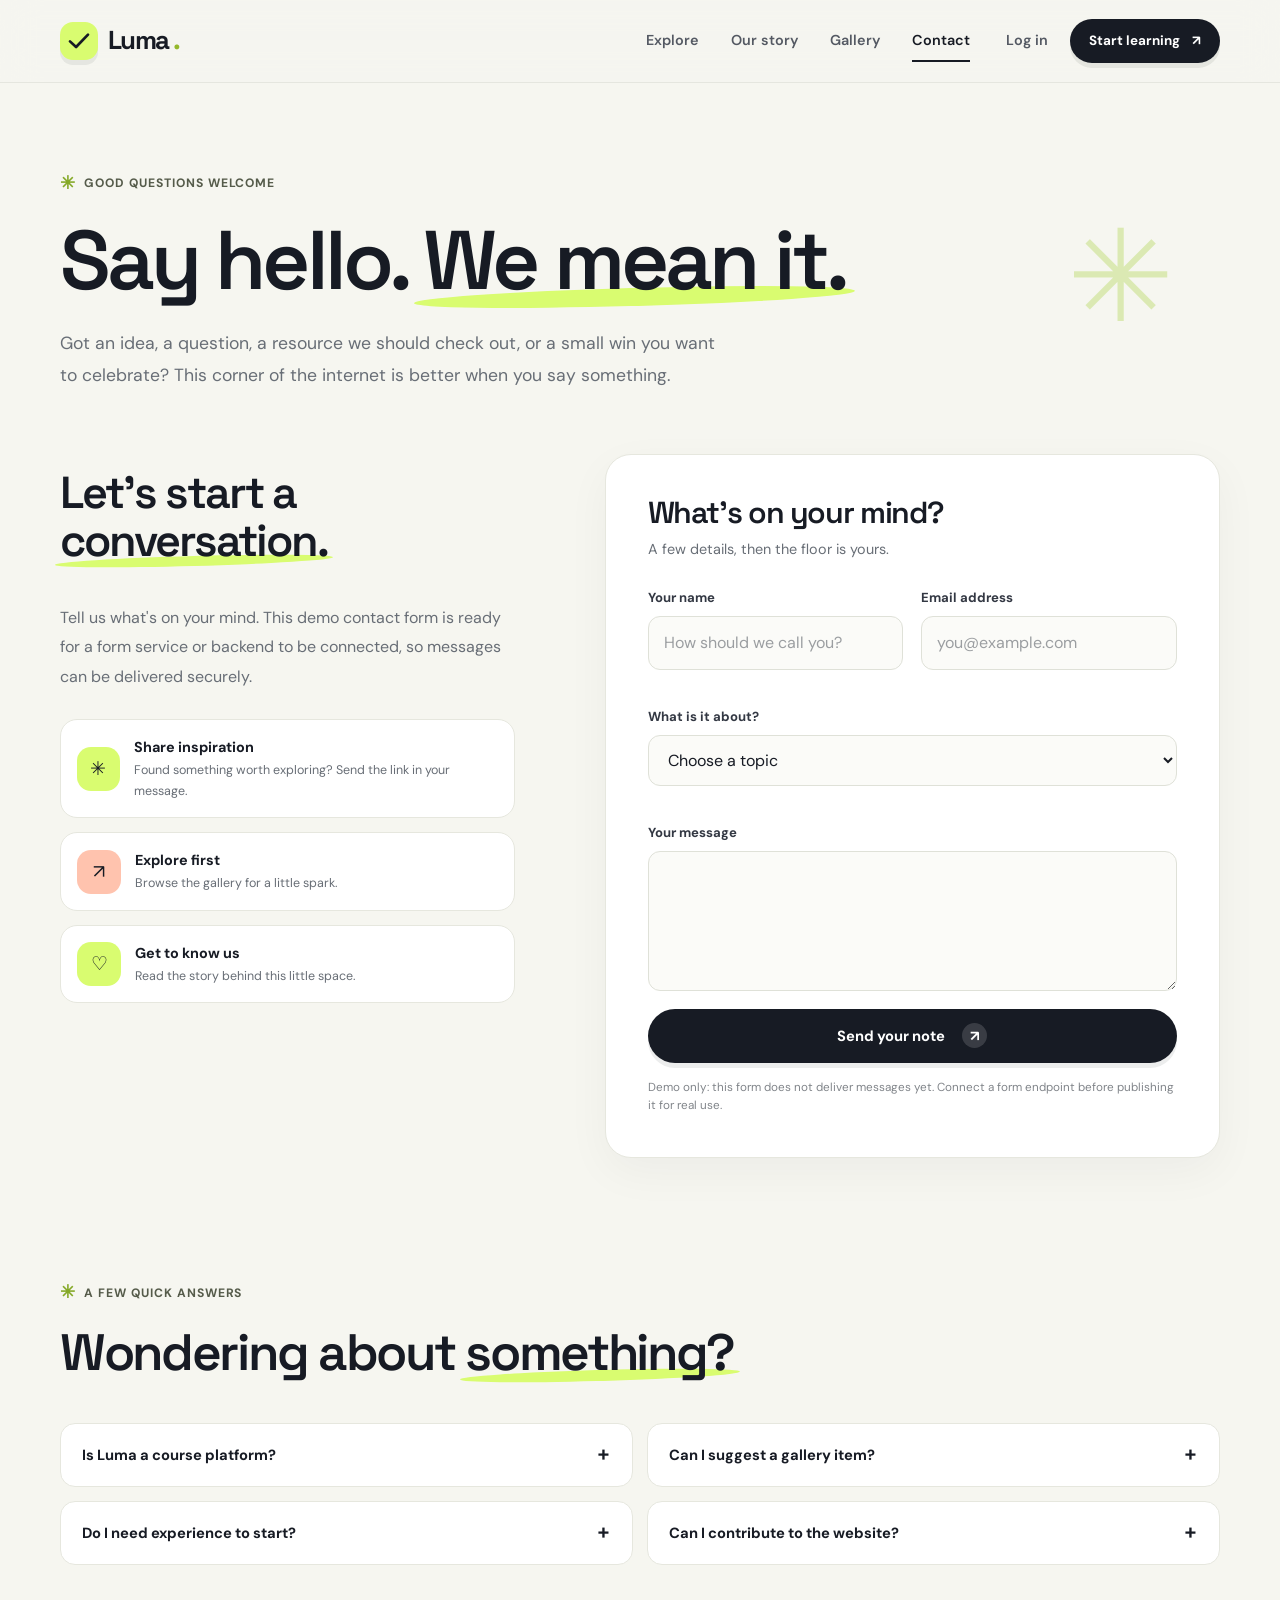
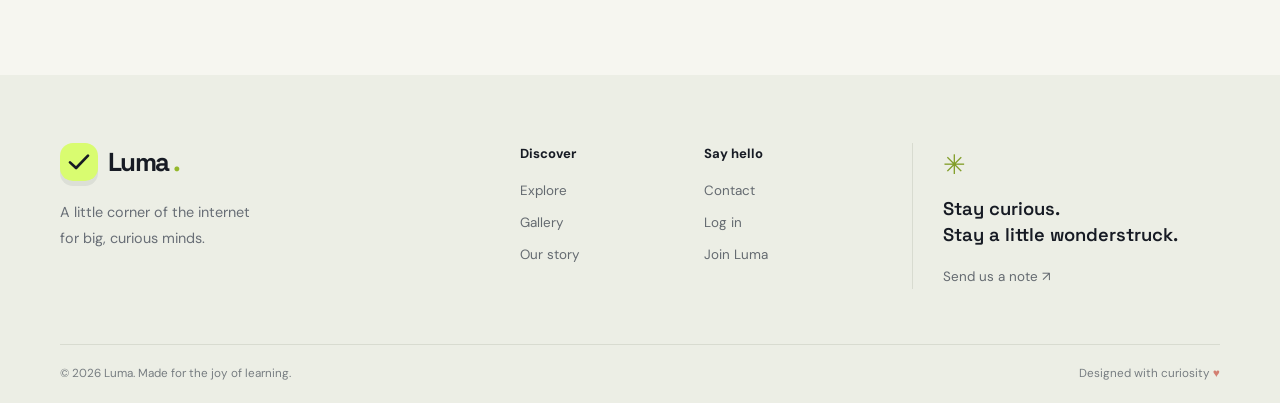
<file: contact.html>
<!doctype html>
<html lang="en">
  <head>
    <meta charset="utf-8">
    <meta name="viewport" content="width=device-width, initial-scale=1">
    <meta name="theme-color" content="#f6f6f0">
    <meta name="description" content="Say hello to Luma, share an idea, or tell us what you have been curious about lately.">
    <title>
      Contact · Luma
    </title>
    <link rel="icon" type="image/svg+xml" href="data:image/svg+xml,%3Csvg xmlns='http://www.w3.org/2000/svg' viewBox='0 0 64 64'%3E%3Crect width='64' height='64' rx='20' fill='%23d9fc70'/%3E%3Cpath d='M17 32 27 42 48 21' fill='none' stroke='%23171b24' stroke-width='7' stroke-linecap='round' stroke-linejoin='round'/%3E%3C/svg%3E">
    <link rel="preconnect" href="https://fonts.googleapis.com">
    <link rel="preconnect" href="https://fonts.gstatic.com" crossorigin>
    <link href="https://fonts.googleapis.com/css2?family=DM+Sans:wght@400;500;600;700&family=Space+Grotesk:wght@400;500;600;700&display=swap" rel="stylesheet">
    <link rel="stylesheet" href="style.css">
  </head>
  <body class="page-contact">
    <a class="skip-link" href="#main">
    Skip to content
    </a>
    <header class="site-header">
      <div class="container nav-wrap">
        <a class="brand" href="index.html" aria-label="Luma home">
        <span class="brand-symbol" aria-hidden="true">
        <svg viewBox="0 0 40 40">
          <path d="M8 20.5 16.1 28 32 11.5" />
        </svg>
        </span>
        <span>
        Luma
        <span class="brand-period">
        .
        </span>
        </span>
        </a>
        <nav class="main-nav" aria-label="Main navigation">
          <a href="index.html">
          Explore
          </a>
          <a href="about.html">
          Our story
          </a>
          <a href="gallery.html">
          Gallery
          </a>
          <a href="contact.html" aria-current="page">
          Contact
          </a>
        </nav>
        <div class="nav-actions">
          <a class="nav-login" href="login.html">
          Log in
          </a>
          <a class="button button-dark button-small" href="signup.html">
          Start learning
          <span aria-hidden="true">
          ↗
          </span>
          </a>
        </div>
        <details class="mobile-menu">
          <summary aria-label="Open navigation menu">
            <span>
            </span>
            <span>
            </span>
          </summary>
          <nav aria-label="Mobile navigation">
            <a href="index.html">
            Explore
            </a>
            <a href="about.html">
            Our story
            </a>
            <a href="gallery.html">
            Gallery
            </a>
            <a href="contact.html">
            Contact
            </a>
            <a href="login.html">
            Log in
            </a>
            <a href="signup.html">
            Start learning ↗
            </a>
          </nav>
        </details>
      </div>
    </header>
    <main id="main">
      <section class="container page-hero contact-hero">
        <div class="eyebrow">
          <span class="eyebrow-spark">
          ✳
          </span>
          Good questions welcome
        </div>
        <h1>
          Say hello.
          <span class="marker-text">
          We mean it.
          </span>
        </h1>
        <p>
          Got an idea, a question, a resource we should check out, or a small win you want to celebrate? This corner of the internet is better when you say something.
        </p>
        <span class="hero-decoration" aria-hidden="true">
        ✳
        </span>
      </section>
      <section class="container contact-layout">
        <aside class="contact-sidebar">
          <h2>
            Let's start a
            <span class="marker-text">
            conversation.
            </span>
          </h2>
          <p>
            Tell us what's on your mind. This demo contact form is ready for a form service or backend to be connected, so messages can be delivered securely.
          </p>
          <div class="contact-methods">
            <a class="contact-method" href="https://unsplash.com/" target="_blank" rel="noopener">
            <span class="method-icon">
            ✳
            </span>
            <span>
            <strong>
            Share inspiration
            </strong>
            <small>
            Found something worth exploring? Send the link in your message.
            </small>
            </span>
            </a>
            <a class="contact-method" href="gallery.html">
            <span class="method-icon">
            ↗
            </span>
            <span>
            <strong>
            Explore first
            </strong>
            <small>
            Browse the gallery for a little spark.
            </small>
            </span>
            </a>
            <a class="contact-method" href="about.html">
            <span class="method-icon">
            ♡
            </span>
            <span>
            <strong>
            Get to know us
            </strong>
            <small>
            Read the story behind this little space.
            </small>
            </span>
            </a>
          </div>
        </aside>
        <form class="contact-form" action="#" method="get">
          <h2 class="form-title">
            What's on your mind?
          </h2>
          <p class="form-subtitle">
            A few details, then the floor is yours.
          </p>
          <div class="form-grid">
            <div class="field">
              <label for="contact-name">
              Your name
              </label>
              <input id="contact-name" name="name" type="text" autocomplete="name" placeholder="How should we call you?" required>
            </div>
            <div class="field">
              <label for="contact-email">
              Email address
              </label>
              <input id="contact-email" name="email" type="email" autocomplete="email" placeholder="you@example.com" required>
            </div>
            <div class="field field-full">
              <label for="contact-topic">
              What is it about?
              </label>
              <select id="contact-topic" name="topic" required>
                <option value="" disabled selected>
                  Choose a topic
                </option>
                <option>
                  Just saying hello
                </option>
                <option>
                  Share a resource
                </option>
                <option>
                  Suggest an idea
                </option>
                <option>
                  Something else
                </option>
              </select>
            </div>
            <div class="field field-full">
              <label for="contact-message">
              Your message
              </label>
              <textarea id="contact-message" name="message" placeholder="Start anywhere. It doesn't have to be perfect." required>
              </textarea>
            </div>
          </div>
          <button class="button button-dark form-submit" type="submit">
          Send your note
          <span class="button-arrow" aria-hidden="true">
          ↗
          </span>
          </button>
          <p class="form-note">
            Demo only: this form does not deliver messages yet. Connect a form endpoint before publishing it for real use.
          </p>
        </form>
      </section>
      <section class="container faq-section">
        <div class="eyebrow">
          <span class="eyebrow-spark">
          ✳
          </span>
          A few quick answers
        </div>
        <h2>
          Wondering about
          <span class="marker-text">
          something?
          </span>
        </h2>
        <div class="faq-grid">
          <details>
            <summary>
              Is Luma a course platform?
            </summary>
            <p>
              This version is a lightweight, static creative-learning website: a place to explore ideas and inspiration. It does not yet manage lessons, accounts, or course progress.
            </p>
          </details>
          <details>
            <summary>
              Can I suggest a gallery item?
            </summary>
            <p>
              Absolutely. Use the form above to share the idea. The form still needs to be connected to a delivery service before it can receive messages.
            </p>
          </details>
          <details>
            <summary>
              Do I need experience to start?
            </summary>
            <p>
              No. The whole point is that curiosity is enough. Start with an image or topic that catches your attention.
            </p>
          </details>
          <details>
            <summary>
              Can I contribute to the website?
            </summary>
            <p>
              You can extend the plain HTML and CSS pages, swap in your own licensed media, and connect a form or account backend when you are ready.
            </p>
          </details>
        </div>
      </section>
    </main>
    <footer class="site-footer">
      <div class="container footer-top">
        <div class="footer-brand-block">
          <a class="brand brand-footer" href="index.html">
          <span class="brand-symbol" aria-hidden="true">
          <svg viewBox="0 0 40 40">
            <path d="M8 20.5 16.1 28 32 11.5" />
          </svg>
          </span>
          <span>
          Luma
          <span class="brand-period">
          .
          </span>
          </span>
          </a>
          <p>
            A little corner of the internet
            <br>
            for big, curious minds.
          </p>
        </div>
        <div class="footer-links">
          <div>
            <strong>
            Discover
            </strong>
            <a href="index.html">
            Explore
            </a>
            <a href="gallery.html">
            Gallery
            </a>
            <a href="about.html">
            Our story
            </a>
          </div>
          <div>
            <strong>
            Say hello
            </strong>
            <a href="contact.html">
            Contact
            </a>
            <a href="login.html">
            Log in
            </a>
            <a href="signup.html">
            Join Luma
            </a>
          </div>
        </div>
        <div class="footer-note">
          <span class="footer-flower">
          ✳
          </span>
          <p>
            Stay curious.
            <br>
            Stay a little wonderstruck.
          </p>
          <a href="contact.html" class="footer-email">
          Send us a note ↗
          </a>
        </div>
      </div>
      <div class="container footer-bottom">
        <span>
        © 2026 Luma. Made for the joy of learning.
        </span>
        <span>
        Designed with curiosity
        <span class="heart">
        ♥
        </span>
        </span>
      </div>
    </footer>
  </body>
</html>
</file>
<file: style.css>
/* LUMA · A bright little learning space
   Built with HTML and CSS only. Images and video load from external URLs. */
:root {
  --ink: #171b24;
  --muted: #686e76;
  --paper: #f6f6f0;
  --white: #fff;
  --line: #e6e7de;
  --lime: #d9fc70;
  --peach: #ffc3ae;
  --lavender: #d9d0ff;
  --blue: #c5e4ff;
  --radius: 26px;
  --shadow: 0 20px 60px rgba(25, 31, 37, .09);
}
* {
  box-sizing: border-box;
}
html {
  scroll-behavior: smooth;
  scroll-padding-top: 100px;
}
body {
  margin: 0;
  background: var(--paper);
  color: var(--ink);
  font-family: "DM Sans", Arial, sans-serif;
  font-size: 16px;
  line-height: 1.65;
  -webkit-font-smoothing: antialiased;
}
img, video, iframe {
  max-width: 100%;
  display: block;
}
img {
  height: auto;
}
a {
  color: inherit;
  text-decoration: none;
}
button, input, select, textarea {
  font: inherit;
}
button, a, summary, input, textarea, select {
  -webkit-tap-highlight-color: transparent;
}
::selection {
  background: var(--lime);
  color: var(--ink);
}
.container {
  width: min(1160px, calc(100% - 48px));
  margin-inline: auto;
}
.skip-link {
  position: fixed;
  z-index: 1000;
  top: 12px;
  left: 12px;
  padding: 10px 16px;
  border-radius: 12px;
  background: var(--lime);
  color: var(--ink);
  transform: translateY(-160%);
}
.skip-link:focus {
  transform: translateY(0);
}
h1, h2, h3, h4, p {
  margin-top: 0;
}
h1, h2, h3, h4 {
  font-family: "Space Grotesk", "DM Sans", sans-serif;
  letter-spacing: -.045em;
  line-height: 1.08;
}
h1 {
  font-size: clamp(3.2rem, 6vw, 5.7rem);
  font-weight: 600;
}
h2 {
  font-size: clamp(2.3rem, 4vw, 3.6rem);
  font-weight: 600;
}
h3 {
  font-size: 1.5rem;
}
p {
  color: var(--muted);
}
.site-header {
  z-index: 50;
  position: sticky;
  top: 0;
  background: rgba(246, 246, 240, .9);
  border-bottom: 1px solid rgba(225, 226, 218, .75);
  backdrop-filter: blur(18px);
}
.nav-wrap {
  display: flex;
  align-items: center;
  gap: 36px;
  min-height: 82px;
}
.brand {
  display: inline-flex;
  align-items: center;
  gap: 10px;
  flex-shrink: 0;
  font: 700 1.62rem/1 "Space Grotesk", sans-serif;
  letter-spacing: -.065em;
}
.brand-symbol {
  width: 38px;
  height: 38px;
  display: grid;
  place-items: center;
  border-radius: 13px;
  background: var(--lime);
  box-shadow: 0 5px 0 rgba(23, 27, 36, .07);
  transition: transform .3s cubic-bezier(.2,.8,.2,1), border-radius .3s;
}
.brand-symbol svg {
  width: 30px;
  height: 30px;
  fill: none;
  stroke: var(--ink);
  stroke-width: 3.6;
  stroke-linecap: round;
  stroke-linejoin: round;
}
.brand:hover .brand-symbol {
  transform: rotate(-9deg) scale(1.08);
  border-radius: 50%;
}
.brand-period {
  color: #94b82b;
}
.main-nav {
  display: flex;
  align-items: center;
  gap: clamp(18px, 2.5vw, 32px);
  margin-left: auto;
}
.main-nav a, .nav-login {
  position: relative;
  color: #545963;
  font-size: .9rem;
  font-weight: 600;
  transition: color .2s ease;
}
.main-nav a::after {
  content: "";
  position: absolute;
  bottom: -9px;
  left: 0;
  width: 100%;
  height: 2px;
  background: var(--ink);
  transform: scaleX(0);
  transform-origin: right;
  transition: transform .25s ease;
}
.main-nav a:hover, .main-nav a[aria-current="page"], .nav-login:hover {
  color: var(--ink);
}
.main-nav a:hover::after, .main-nav a[aria-current="page"]::after {
  transform: scaleX(1);
  transform-origin: left;
}
.nav-actions {
  display: flex;
  align-items: center;
  gap: 22px;
}
.button {
  display: inline-flex;
  justify-content: center;
  align-items: center;
  gap: 17px;
  min-height: 54px;
  padding: 0 23px;
  border: 1px solid transparent;
  border-radius: 100px;
  background: var(--ink);
  color: var(--white);
  font-weight: 700;
  font-size: .92rem;
  box-shadow: 0 5px 0 rgba(23, 27, 36, .08);
  transition: transform .22s ease, box-shadow .22s ease, background .22s ease, color .22s ease;
}
.button:hover {
  transform: translateY(-4px);
  box-shadow: 0 10px 22px rgba(23, 27, 36, .16);
}
.button:active {
  transform: translateY(2px) scale(.975);
  box-shadow: 0 1px 0 rgba(23, 27, 36, .12);
}
.button:focus-visible, a:focus-visible, summary:focus-visible {
  outline: 3px solid #719321;
  outline-offset: 4px;
}
.button-small {
  min-height: 44px;
  padding: 0 18px;
  gap: 12px;
  font-size: .84rem;
}
.button-arrow {
  display: inline-grid;
  place-items: center;
  width: 25px;
  height: 25px;
  border-radius: 50%;
  background: rgba(255,255,255,.15);
  transition: transform .25s ease;
}
.button:hover .button-arrow, .button:hover > span:last-child {
  transform: translate(3px, -2px);
}
.button-lime {
  background: var(--lime);
  color: var(--ink);
}
.button-lime .button-arrow {
  background: rgba(23,27,36,.08);
}
.button-light {
  background: var(--white);
  color: var(--ink);
}
.text-link {
  display: inline-flex;
  align-items: center;
  gap: 10px;
  padding: 5px 0;
  font-weight: 700;
  font-size: .92rem;
}
.text-link span {
  display: inline-block;
  transition: transform .2s ease;
}
.text-link:hover span {
  transform: translateX(5px);
}
.mobile-menu {
  display: none;
  margin-left: auto;
  position: relative;
}
.mobile-menu summary {
  list-style: none;
  cursor: pointer;
  width: 44px;
  height: 44px;
  display: grid;
  align-content: center;
  justify-items: center;
  gap: 6px;
  border: 1px solid var(--line);
  border-radius: 50%;
}
.mobile-menu summary::-webkit-details-marker {
  display: none;
}
.mobile-menu summary span {
  width: 17px;
  height: 2px;
  border-radius: 2px;
  background: var(--ink);
  transition: transform .2s;
}
.mobile-menu[open] summary span:first-child {
  transform: translateY(4px) rotate(45deg);
}
.mobile-menu[open] summary span:last-child {
  transform: translateY(-4px) rotate(-45deg);
}
.mobile-menu > nav {
  position: absolute;
  right: 0;
  top: 54px;
  width: 220px;
  padding: 14px;
  display: grid;
  gap: 3px;
  border: 1px solid var(--line);
  border-radius: 18px;
  background: var(--white);
  box-shadow: var(--shadow);
}
.mobile-menu > nav a {
  padding: 10px 12px;
  border-radius: 10px;
  font-weight: 600;
}
.mobile-menu > nav a:hover {
  background: var(--paper);
}
.eyebrow {
  display: inline-flex;
  align-items: center;
  gap: 8px;
  margin-bottom: 18px;
  color: #555b4a;
  font-size: .76rem;
  font-weight: 700;
  letter-spacing: .08em;
  text-transform: uppercase;
}
.eyebrow-spark {
  color: #85a928;
  font-size: 1.1rem;
}
.marker-text {
  position: relative;
  z-index: 0;
  white-space: nowrap;
}
.marker-text::after {
  content: "";
  z-index: -1;
  position: absolute;
  height: .22em;
  left: -2%;
  right: -2%;
  bottom: .08em;
  background: var(--lime);
  border-radius: 100%;
  transform: rotate(-1.6deg);
}
.hero {
  min-height: 620px;
  padding-block: 68px 80px;
  display: grid;
  grid-template-columns: 1fr .95fr;
  align-items: center;
  gap: 44px;
}
.hero-copy {
  position: relative;
  z-index: 2;
  padding-block: 22px;
}
.hero h1 {
  max-width: 690px;
  margin-bottom: 22px;
}
.hero-description {
  max-width: 520px;
  margin-bottom: 27px;
  font-size: 1.1rem;
  line-height: 1.8;
}
.hero-actions {
  display: flex;
  align-items: center;
  flex-wrap: wrap;
  gap: 25px;
}
.social-proof {
  display: flex;
  align-items: center;
  gap: 14px;
  margin-top: 42px;
}
.avatar-stack {
  display: flex;
  align-items: center;
  padding-left: 4px;
}
.avatar-stack img, .avatar-plus {
  width: 36px;
  height: 36px;
  margin-left: -4px;
  border: 3px solid var(--paper);
  border-radius: 50%;
  object-fit: cover;
}
.avatar-plus {
  display: grid;
  place-items: center;
  background: var(--lavender);
  color: var(--ink);
  font-size: 1.2rem;
  font-weight: 700;
}
.social-proof strong, .social-proof span:not(.avatar-plus) {
  display: block;
}
.social-proof strong {
  font-size: .84rem;
}
.social-proof div:last-child span {
  color: var(--muted);
  font-size: .76rem;
}
.hero-visual {
  min-height: 520px;
  position: relative;
  isolation: isolate;
}
.hero-visual::before {
  content: "";
  position: absolute;
  inset: 8% 4% 6% 8%;
  background: #e9e8da;
  border-radius: 46% 54% 51% 49% / 48% 40% 60% 52%;
  transform: rotate(-9deg);
  z-index: -2;
}
.hero-orbit {
  position: absolute;
  border: 1px solid rgba(23,27,36,.16);
  border-radius: 50%;
  z-index: -1;
}
.orbit-one {
  inset: 7% 2% 3% 7%;
  transform: rotate(20deg);
}
.orbit-two {
  inset: 15% 9% 10% 0;
  transform: rotate(-27deg);
}
.hero-photo {
  overflow: hidden;
  position: absolute;
  border: 7px solid var(--white);
  box-shadow: 0 22px 55px rgba(20, 26, 35, .18);
}
.hero-photo img {
  width: 100%;
  height: 100%;
  object-fit: cover;
  transition: transform .65s cubic-bezier(.2,.8,.2,1);
}
.hero-photo:hover img {
  transform: scale(1.08) rotate(1deg);
}
.hero-photo-main {
  width: 69%;
  height: 70%;
  right: 7%;
  top: 4%;
  border-radius: 48% 48% 22px 22px;
  transform: rotate(4deg);
  animation: float-photo 7s ease-in-out infinite;
}
.hero-photo-small {
  width: 47%;
  height: 39%;
  left: 0;
  bottom: 4%;
  border-radius: 20px 20px 45% 20px;
  transform: rotate(-7deg);
  animation: float-photo 8s ease-in-out -2s infinite;
}
.floating-note {
  position: absolute;
  z-index: 3;
  display: flex;
  align-items: center;
  gap: 11px;
  max-width: 230px;
  padding: 13px 16px;
  border: 2px solid var(--ink);
  border-radius: 15px;
  box-shadow: 5px 6px 0 var(--ink);
  animation: float-note 5s ease-in-out infinite;
}
.floating-note strong, .floating-note small {
  display: block;
}
.floating-note strong {
  font-size: .83rem;
}
.floating-note small {
  font-size: .68rem;
  line-height: 1.35;
}
.note-icon {
  display: grid;
  place-items: center;
  flex: 0 0 35px;
  height: 35px;
  border-radius: 10px;
  background: rgba(23,27,36,.09);
  font-size: 1.2rem;
}
.note-yellow {
  background: var(--lime);
  right: -1%;
  top: 24%;
}
.note-lilac {
  background: var(--lavender);
  left: 3%;
  top: 40%;
  animation-delay: -2.2s;
}
.hero-sticker {
  position: absolute;
  right: 2%;
  bottom: 0;
  display: grid;
  place-items: center;
  width: 108px;
  height: 108px;
  padding: 12px;
  background: var(--peach);
  border: 2px solid var(--ink);
  border-radius: 48% 52% 42% 58% / 50% 43% 57% 50%;
  text-align: center;
  font: 700 .73rem/1.25 "Space Grotesk", sans-serif;
  transform: rotate(10deg);
  animation: sticker-wiggle 6s ease-in-out infinite;
}
.hero-sticker span {
  font-size: 1.5rem;
}
.ticker {
  overflow: hidden;
  border-block: 1px solid var(--ink);
  background: var(--lime);
  transform: rotate(-1.2deg) scale(1.02);
}
.ticker-track {
  width: max-content;
  display: flex;
  animation: marquee 32s linear infinite;
}
.ticker:hover .ticker-track {
  animation-play-state: paused;
}
.ticker-group {
  display: flex;
  align-items: center;
  gap: 32px;
  padding: 17px 16px;
  font: 700 .78rem "Space Grotesk", sans-serif;
  letter-spacing: .08em;
  white-space: nowrap;
}
.ticker-group i {
  font-style: normal;
  font-size: 1.1rem;
}
.section {
  padding-block: 112px;
}
.section-heading {
  display: flex;
  justify-content: space-between;
  align-items: end;
  gap: 28px;
}
.section-heading h2 {
  margin-bottom: 0;
  max-width: 730px;
}
.heading-link {
  flex-shrink: 0;
  margin-bottom: 6px;
}
.section-intro {
  max-width: 590px;
  margin: 22px 0 35px;
  font-size: 1rem;
}
.course-grid {
  display: grid;
  grid-template-columns: repeat(3, 1fr);
  gap: 22px;
  align-items: stretch;
}
.course-card {
  display: flex;
  flex-direction: column;
  overflow: hidden;
  border: 1px solid #e5e5dc;
  border-radius: var(--radius);
  background: #fff;
  box-shadow: 0 8px 28px rgba(23,27,36,.03);
  transition: transform .3s cubic-bezier(.2,.8,.2,1), box-shadow .3s ease, border-color .3s ease;
}
.course-card:hover {
  transform: translateY(-9px) rotate(-.5deg);
  box-shadow: var(--shadow);
  border-color: #cdd1c0;
}
.course-card:active {
  transform: translateY(-2px) scale(.99);
}
.course-image {
  height: 240px;
  position: relative;
  overflow: hidden;
}
.course-image img {
  width: 100%;
  height: 100%;
  object-fit: cover;
  transition: transform .65s cubic-bezier(.2,.8,.2,1);
}
.course-card:hover .course-image img {
  transform: scale(1.07);
}
.image-number {
  position: absolute;
  left: 16px;
  top: 16px;
  padding: 7px 10px;
  border: 1px solid rgba(23,27,36,.12);
  border-radius: 100px;
  background: rgba(255,255,255,.9);
  font-size: .65rem;
  font-weight: 700;
  letter-spacing: .07em;
}
.round-arrow {
  position: absolute;
  right: 15px;
  bottom: 15px;
  width: 42px;
  height: 42px;
  display: grid;
  place-items: center;
  border: 1px solid rgba(23,27,36,.12);
  border-radius: 50%;
  background: var(--white);
  font-size: 1.15rem;
  transition: transform .3s ease, background .3s;
}
.course-card:hover .round-arrow {
  transform: rotate(45deg);
  background: var(--lime);
}
.course-info {
  display: flex;
  flex-direction: column;
  flex: 1;
  padding: 23px 23px 19px;
}
.card-kicker {
  margin-bottom: 9px;
  color: #788e31;
  font-size: .69rem;
  font-weight: 700;
  letter-spacing: .1em;
}
.course-info h3 {
  max-width: 290px;
  margin-bottom: 12px;
}
.course-info p {
  margin-bottom: 23px;
  font-size: .88rem;
  line-height: 1.7;
}
.card-bottom {
  display: flex;
  align-items: center;
  gap: 11px;
  margin-top: auto;
  color: #777c82;
  font-size: .75rem;
}
.card-line {
  height: 1px;
  flex: 1;
  background: #e7e7df;
}
.feature-section {
  display: grid;
  grid-template-columns: 1fr .9fr;
  align-items: center;
  gap: clamp(40px, 7vw, 100px);
  padding-top: 20px;
}
.feature-image-wrap {
  position: relative;
  padding: 0 26px 30px 0;
}
.feature-image-wrap::after {
  content: "";
  position: absolute;
  z-index: -1;
  inset: 38px 0 0 38px;
  border-radius: 32px;
  background: var(--peach);
  transform: rotate(3deg);
}
.feature-image {
  width: 100%;
  height: 520px;
  object-fit: cover;
  border-radius: 32px;
}
.feature-note {
  display: flex;
  align-items: center;
  gap: 12px;
  position: absolute;
  right: -6px;
  bottom: 2px;
  padding: 15px 20px;
  border: 1.5px solid var(--ink);
  border-radius: 17px;
  background: var(--white);
  box-shadow: 5px 5px 0 var(--ink);
  transform: rotate(-2deg);
}
.feature-note-star {
  width: 38px;
  height: 38px;
  display: grid;
  place-items: center;
  border-radius: 50%;
  background: var(--lime);
  font-size: 1.3rem;
}
.feature-note strong, .feature-note span:last-child {
  display: block;
}
.feature-note strong {
  font-size: .9rem;
}
.feature-note div span {
  color: var(--muted);
  font-size: .74rem;
}
.feature-copy h2 {
  margin-bottom: 22px;
}
.feature-copy > p {
  margin-bottom: 24px;
  font-size: 1.02rem;
  line-height: 1.85;
}
.check-list {
  display: grid;
  gap: 14px;
  margin: 0 0 30px;
  padding: 0;
  list-style: none;
}
.check-list li {
  display: flex;
  align-items: center;
  gap: 12px;
  color: #424851;
  font-size: .92rem;
}
.check-list li span {
  width: 25px;
  height: 25px;
  display: grid;
  place-items: center;
  flex-shrink: 0;
  border-radius: 50%;
  background: var(--lime);
  color: var(--ink);
  font-weight: 700;
  font-size: .75rem;
}
.quote-section {
  overflow: hidden;
  position: relative;
  background: var(--lavender);
}
.quote-inner {
  position: relative;
  padding-block: 95px;
  text-align: center;
}
.quote-mark {
  display: inline-block;
  height: 52px;
  color: #8b7ed4;
  font: 700 6rem/.9 Georgia, serif;
}
.quote-inner > p {
  max-width: 810px;
  margin: 22px auto 28px;
  color: var(--ink);
  font: 600 clamp(2rem, 4vw, 3.35rem)/1.2 "Space Grotesk", sans-serif;
  letter-spacing: -.04em;
}
.quote-credit {
  display: flex;
  align-items: center;
  justify-content: center;
  gap: 10px;
  text-align: left;
}
.quote-avatar {
  width: 40px;
  height: 40px;
  display: grid;
  place-items: center;
  border-radius: 50%;
  background: var(--lime);
  font: 700 1.1rem "Space Grotesk", sans-serif;
}
.quote-credit strong, .quote-credit small {
  display: block;
}
.quote-credit strong {
  font-size: .83rem;
}
.quote-credit small {
  color: #65616f;
  font-size: .73rem;
}
.quote-spark {
  position: absolute;
  color: rgba(23,27,36,.15);
  font-size: 6rem;
}
.quote-spark-a {
  top: 30px;
  left: 6%;
  transform: rotate(14deg);
}
.quote-spark-b {
  right: 8%;
  bottom: 23px;
  font-size: 4rem;
}
.mini-gallery {
  display: grid;
  grid-template-columns: 1.2fr 1fr 1fr;
  gap: 18px;
  margin-top: 36px;
}
.mini-tile {
  position: relative;
  min-height: 250px;
  overflow: hidden;
  border-radius: 22px;
  background: #e9e8da;
}
.mini-tile-tall {
  grid-row: span 2;
  min-height: 520px;
}
.mini-tile img {
  width: 100%;
  height: 100%;
  position: absolute;
  inset: 0;
  object-fit: cover;
  transition: transform .65s cubic-bezier(.2,.8,.2,1);
}
.mini-tile::after {
  content: "";
  position: absolute;
  inset: 35% 0 0;
  background: linear-gradient(transparent, rgba(18,21,26,.72));
}
.mini-tile:hover img {
  transform: scale(1.08);
}
.mini-tile span {
  position: absolute;
  z-index: 1;
  left: 20px;
  right: 20px;
  bottom: 19px;
  display: flex;
  justify-content: space-between;
  align-items: center;
  color: var(--white);
  font: 600 1.1rem "Space Grotesk", sans-serif;
}
.mini-tile b {
  width: 35px;
  height: 35px;
  display: grid;
  place-items: center;
  border: 1px solid rgba(255,255,255,.7);
  border-radius: 50%;
  transition: transform .25s, background .25s;
}
.mini-tile:hover b {
  transform: rotate(45deg);
  background: var(--lime);
  color: var(--ink);
  border-color: var(--lime);
}
.cta-section {
  padding-block: 20px 120px;
}
.cta-panel {
  position: relative;
  isolation: isolate;
  overflow: hidden;
  min-height: 390px;
  display: flex;
  align-items: center;
  padding: clamp(34px, 7vw, 80px);
  border-radius: 34px;
  background: var(--ink);
  color: var(--white);
}
.cta-content {
  position: relative;
  z-index: 2;
  max-width: 630px;
}
.eyebrow-light {
  color: #d3d9c4;
}
.cta-content h2 {
  margin-bottom: 18px;
  font-size: clamp(2.6rem, 5vw, 4.2rem);
}
.cta-content h2 em {
  color: var(--lime);
  font-style: normal;
}
.cta-content p {
  max-width: 480px;
  margin-bottom: 27px;
  color: #c5c8ce;
}
.cta-doodle {
  position: absolute;
  top: 26px;
  left: 35%;
  color: rgba(217,252,112,.23);
  font-size: 3.8rem;
  animation: spin-slow 18s linear infinite;
}
.cta-art {
  position: absolute;
  z-index: -1;
  width: 390px;
  height: 390px;
  right: 4%;
  top: 0;
}
.cta-ring {
  position: absolute;
  inset: 7%;
  border: 1px solid rgba(217,252,112,.3);
  border-radius: 50%;
  box-shadow: 0 0 0 32px rgba(217,252,112,.035), 0 0 0 70px rgba(217,252,112,.025);
  animation: spin-slow 35s linear infinite;
}
.cta-orb {
  position: absolute;
  inset: 23%;
  display: grid;
  place-items: center;
  border: 1px solid rgba(217,252,112,.8);
  border-radius: 50%;
  background: radial-gradient(circle at 30% 20%, #53613a, #252b27 68%);
  color: var(--lime);
  font: 700 6rem "Space Grotesk", sans-serif;
  box-shadow: inset 0 0 50px rgba(217,252,112,.14), 0 0 65px rgba(217,252,112,.1);
  animation: float-photo 8s ease-in-out infinite;
}
.cta-orb span {
  position: absolute;
  top: 15%;
  right: 16%;
  font-size: 1.8rem;
}
.cta-spark {
  position: absolute;
  color: var(--lime);
  animation: float-note 4s ease-in-out infinite;
}
.cta-spark-one {
  left: 13%;
  top: 17%;
  font-size: 2rem;
}
.cta-spark-two {
  right: 5%;
  top: 43%;
  font-size: 2.7rem;
  animation-delay: -1.5s;
}
.cta-spark-three {
  left: 20%;
  bottom: 18%;
  font-size: 2.4rem;
  animation-delay: -2.5s;
}
.site-footer {
  padding-top: 68px;
  background: #eceee5;
}
.footer-top {
  display: grid;
  grid-template-columns: 1.2fr 1fr .9fr;
  gap: 50px;
  padding-bottom: 55px;
}
.brand-footer {
  margin-bottom: 19px;
}
.footer-brand-block p {
  font-size: .9rem;
  line-height: 1.8;
}
.footer-links {
  display: grid;
  grid-template-columns: 1fr 1fr;
  gap: 25px;
}
.footer-links div {
  display: flex;
  flex-direction: column;
  align-items: flex-start;
  gap: 10px;
}
.footer-links strong {
  margin-bottom: 5px;
  font-size: .82rem;
}
.footer-links a, .footer-email {
  color: #646a70;
  font-size: .84rem;
  transition: color .2s, transform .2s;
}
.footer-links a:hover, .footer-email:hover {
  color: var(--ink);
  transform: translateX(3px);
}
.footer-note {
  position: relative;
  padding-left: 30px;
  border-left: 1px solid #d8dbd0;
}
.footer-flower {
  color: #829e29;
  font-size: 1.7rem;
}
.footer-note p {
  margin: 8px 0 15px;
  color: var(--ink);
  font: 600 1.15rem/1.4 "Space Grotesk", sans-serif;
}
.footer-bottom {
  display: flex;
  justify-content: space-between;
  gap: 20px;
  padding-block: 19px;
  border-top: 1px solid #d8dbd0;
  color: #777d81;
  font-size: .73rem;
}
.heart {
  color: #d37f72;
}
.page-hero {
  position: relative;
  overflow: hidden;
  padding-block: 86px 75px;
}
.page-hero h1 {
  max-width: 900px;
  margin-bottom: 22px;
  font-size: clamp(3.3rem, 6.5vw, 5.8rem);
}
.page-hero p {
  max-width: 670px;
  font-size: 1.1rem;
  line-height: 1.8;
}
.page-hero .hero-decoration {
  position: absolute;
  right: 4%;
  top: 24%;
  color: #d5e7a5;
  font-size: 8rem;
  opacity: .8;
  animation: spin-slow 25s linear infinite;
}
.about-hero {
  display: grid;
  grid-template-columns: 1fr .8fr;
  align-items: center;
  gap: 50px;
  padding-block: 78px 80px;
}
.about-hero h1 {
  margin-bottom: 23px;
}
.about-hero-copy p {
  max-width: 560px;
  font-size: 1.08rem;
  line-height: 1.85;
}
.about-image-wrap {
  position: relative;
  padding: 0 22px 24px 0;
}
.about-image-wrap::after {
  content: "";
  position: absolute;
  inset: 30px 0 0 33px;
  z-index: -1;
  border-radius: 35px;
  background: var(--lavender);
  transform: rotate(4deg);
}
.about-image-wrap img {
  width: 100%;
  height: 470px;
  object-fit: cover;
  border-radius: 32px;
}
.about-photo-label {
  position: absolute;
  bottom: 0;
  left: -8px;
  padding: 12px 17px;
  border: 1.5px solid var(--ink);
  border-radius: 12px;
  background: var(--lime);
  color: var(--ink);
  font-size: .75rem;
  font-weight: 700;
  transform: rotate(-3deg);
}
.stats-strip {
  display: grid;
  grid-template-columns: repeat(3,1fr);
  gap: 1px;
  overflow: hidden;
  border: 1px solid var(--line);
  border-radius: 22px;
  background: var(--line);
}
.stat-item {
  padding: 30px;
  background: var(--white);
  text-align: center;
}
.stat-item strong {
  display: block;
  font: 600 clamp(2rem,4vw,3.2rem)/1.2 "Space Grotesk",sans-serif;
  letter-spacing: -.05em;
}
.stat-item span {
  color: var(--muted);
  font-size: .84rem;
}
.story-layout {
  display: grid;
  grid-template-columns: .72fr 1.28fr;
  gap: 80px;
  align-items: start;
}
.story-layout h2 {
  position: sticky;
  top: 125px;
}
.story-copy p {
  font-size: 1rem;
  line-height: 1.95;
}
.story-pullquote {
  margin: 28px 0;
  padding: 24px 26px;
  border-left: 4px solid #b1d747;
  background: #eef2e2;
  color: var(--ink);
  font: 600 1.45rem/1.5 "Space Grotesk",sans-serif;
  letter-spacing: -.025em;
}
.values-grid {
  display: grid;
  grid-template-columns: repeat(3,1fr);
  gap: 18px;
  margin-top: 35px;
}
.value-card {
  min-height: 230px;
  padding: 27px;
  border: 1px solid var(--line);
  border-radius: 22px;
  background: #fff;
  transition: transform .25s, box-shadow .25s;
}
.value-card:hover {
  transform: translateY(-7px);
  box-shadow: var(--shadow);
}
.value-icon {
  display: grid;
  place-items: center;
  width: 48px;
  height: 48px;
  margin-bottom: 22px;
  border-radius: 15px;
  background: var(--lime);
  font-size: 1.35rem;
}
.value-card:nth-child(2) .value-icon {
  background: var(--peach);
}
.value-card:nth-child(3) .value-icon {
  background: var(--lavender);
}
.value-card h3 {
  margin-bottom: 10px;
  font-size: 1.27rem;
}
.value-card p {
  margin-bottom: 0;
  font-size: .87rem;
}
.team-grid {
  display: grid;
  grid-template-columns: repeat(3,1fr);
  gap: 20px;
  margin-top: 35px;
}
.team-card {
  overflow: hidden;
  border-radius: 22px;
  background: #fff;
}
.team-card img {
  width: 100%;
  height: 290px;
  object-fit: cover;
  transition: transform .5s;
}
.team-card:hover img {
  transform: scale(1.05);
}
.team-card .team-info {
  padding: 20px;
}
.team-info strong, .team-info span {
  display: block;
}
.team-info strong {
  font: 600 1.2rem "Space Grotesk",sans-serif;
}
.team-info span {
  color: var(--muted);
  font-size: .82rem;
}
.gallery-hero {
  padding-bottom: 40px;
}
.gallery-hero h1 {
  max-width: 760px;
}
.gallery-toolbar {
  display: flex;
  flex-wrap: wrap;
  align-items: center;
  gap: 10px;
  margin: 5px 0 28px;
}
.filter-chip {
  padding: 9px 16px;
  border: 1px solid #dddfd6;
  border-radius: 100px;
  background: transparent;
  color: #5f646a;
  font-size: .83rem;
  font-weight: 600;
  transition: background .2s, color .2s, transform .2s;
}
.filter-chip:hover, .filter-chip:focus-visible {
  transform: translateY(-2px);
  background: var(--lime);
  color: var(--ink);
  border-color: var(--lime);
}
.gallery-grid {
  display: grid;
  grid-template-columns: repeat(3, 1fr);
  gap: 20px;
}
.gallery-card {
  align-self: start;
  overflow: hidden;
  border: 1px solid var(--line);
  border-radius: 24px;
  background: #fff;
  transition: transform .28s, box-shadow .28s;
}
.gallery-card:hover {
  transform: translateY(-6px);
  box-shadow: var(--shadow);
}
.gallery-card .gallery-media {
  position: relative;
  overflow: hidden;
  background: #e5e6de;
}
.gallery-card img {
  width: 100%;
  height: 245px;
  object-fit: cover;
  transition: transform .55s;
}
.gallery-card:hover img {
  transform: scale(1.06);
}
.gallery-card video {
  width: 100%;
  height: 245px;
  object-fit: cover;
  background: #1b1d23;
}
.gallery-caption {
  padding: 19px 20px 22px;
}
.gallery-caption .card-kicker {
  display: block;
  margin-bottom: 7px;
}
.gallery-caption h3 {
  margin-bottom: 8px;
  font-size: 1.25rem;
}
.gallery-caption p {
  margin-bottom: 0;
  font-size: .84rem;
}
.gallery-caption a {
  display: inline-block;
  margin-top: 12px;
  font-size: .82rem;
  font-weight: 700;
}
.gallery-caption a:hover {
  text-decoration: underline;
  text-underline-offset: 4px;
}
.gallery-wide {
  grid-column: span 2;
}
.gallery-wide .gallery-media img {
  height: 330px;
}
.gallery-video-layout {
  display: grid;
  grid-template-columns: 1fr 1fr;
  gap: 40px;
  align-items: center;
  margin-top: 90px;
  padding: 38px;
  border-radius: 28px;
  background: var(--lavender);
}
.gallery-video-layout iframe {
  width: 100%;
  aspect-ratio: 16 / 9;
  border: 0;
  border-radius: 18px;
  box-shadow: 0 14px 35px rgba(23,27,36,.13);
}
.gallery-video-layout h2 {
  margin-bottom: 17px;
  font-size: clamp(2rem,4vw,3rem);
}
.gallery-video-layout p {
  line-height: 1.8;
}
.gallery-video-layout .button {
  margin-top: 8px;
}
.contact-hero {
  padding-bottom: 45px;
}
.contact-layout {
  display: grid;
  grid-template-columns: .85fr 1.15fr;
  gap: clamp(35px, 7vw, 90px);
  align-items: start;
  padding-bottom: 100px;
}
.contact-sidebar {
  padding: 15px 0;
}
.contact-sidebar h2 {
  font-size: clamp(2rem,3.5vw,3rem);
}
.contact-sidebar > p {
  line-height: 1.85;
}
.contact-methods {
  display: grid;
  gap: 14px;
  margin-top: 28px;
}
.contact-method {
  display: flex;
  align-items: center;
  gap: 14px;
  padding: 16px;
  border: 1px solid var(--line);
  border-radius: 17px;
  background: #fff;
  transition: transform .22s, border-color .22s;
}
.contact-method:hover {
  transform: translateX(5px);
  border-color: #becb9b;
}
.contact-method .method-icon {
  display: grid;
  place-items: center;
  width: 44px;
  height: 44px;
  border-radius: 14px;
  background: var(--lime);
  font-size: 1.2rem;
}
.contact-method:nth-child(2) .method-icon {
  background: var(--peach);
}
.contact-method strong, .contact-method small {
  display: block;
}
.contact-method strong {
  font-size: .9rem;
}
.contact-method small {
  color: var(--muted);
  font-size: .78rem;
}
.contact-form, .auth-card {
  padding: clamp(26px,4vw,42px);
  border: 1px solid var(--line);
  border-radius: 26px;
  background: #fff;
  box-shadow: 0 14px 45px rgba(23,27,36,.045);
}
.form-title {
  margin-bottom: 8px;
  font-size: 1.9rem;
}
.form-subtitle {
  margin-bottom: 26px;
  font-size: .9rem;
}
.form-grid {
  display: grid;
  grid-template-columns: 1fr 1fr;
  gap: 18px;
}
.field {
  display: grid;
  gap: 7px;
  margin-bottom: 18px;
}
.field label {
  color: #333843;
  font-size: .82rem;
  font-weight: 700;
}
.field input, .field textarea, .field select {
  width: 100%;
  min-height: 50px;
  padding: 13px 15px;
  border: 1px solid #dfe1d8;
  border-radius: 12px;
  outline: none;
  background: #fbfbf8;
  color: var(--ink);
  transition: border .2s, box-shadow .2s, background .2s;
}
.field textarea {
  min-height: 140px;
  resize: vertical;
}
.field input:focus, .field textarea:focus, .field select:focus {
  border-color: #9fbe51;
  background: #fff;
  box-shadow: 0 0 0 4px rgba(217,252,112,.3);
}
.field input::placeholder, .field textarea::placeholder {
  color: #9b9ea1;
}
.field-full {
  grid-column: 1 / -1;
}
.form-submit {
  width: 100%;
  border: 0;
  cursor: pointer;
}
.form-note {
  margin: 15px 0 0;
  color: #81858a;
  font-size: .73rem;
  line-height: 1.6;
}
.form-note a {
  text-decoration: underline;
  text-underline-offset: 3px;
}
.faq-section {
  padding-block: 20px 110px;
}
.faq-grid {
  display: grid;
  grid-template-columns: 1fr 1fr;
  gap: 14px;
  margin-top: 28px;
}
.faq-grid details {
  padding: 19px 21px;
  border: 1px solid var(--line);
  border-radius: 15px;
  background: #fff;
}
.faq-grid summary {
  position: relative;
  padding-right: 24px;
  cursor: pointer;
  list-style: none;
  font-size: .92rem;
  font-weight: 700;
}
.faq-grid summary::-webkit-details-marker {
  display: none;
}
.faq-grid summary::after {
  content: "+";
  position: absolute;
  right: 0;
  top: -4px;
  font: 500 1.5rem "Space Grotesk",sans-serif;
  transition: transform .2s;
}
.faq-grid details[open] summary::after {
  transform: rotate(45deg);
}
.faq-grid details p {
  margin: 12px 0 0;
  font-size: .86rem;
  line-height: 1.75;
}
.auth-main {
  display: grid;
  grid-template-columns: 1fr .9fr;
  align-items: stretch;
  gap: 55px;
  padding-block: 75px 100px;
  min-height: 680px;
}
.auth-intro {
  padding: 25px 0;
}
.auth-intro h1 {
  margin-bottom: 20px;
  font-size: clamp(3rem,5vw,4.6rem);
}
.auth-intro > p {
  max-width: 470px;
  line-height: 1.85;
}
.auth-art {
  position: relative;
  overflow: hidden;
  min-height: 230px;
  margin-top: 32px;
  border-radius: 27px;
  background: #dce9c5;
}
.auth-art > img {
  width: 100%;
  height: 100%;
  min-height: 300px;
  position: absolute;
  inset: 0;
  object-fit: cover;
  mix-blend-mode: multiply;
  opacity: .8;
  transition: transform .7s;
}
.auth-art:hover > img {
  transform: scale(1.06);
}
.auth-art-label {
  position: absolute;
  left: 20px;
  bottom: 20px;
  padding: 11px 15px;
  border: 1px solid rgba(23,27,36,.15);
  border-radius: 12px;
  background: rgba(255,255,255,.91);
  font-size: .78rem;
  font-weight: 700;
}
.auth-card {
  align-self: center;
}
.auth-card h2 {
  margin-bottom: 10px;
  font-size: 2rem;
}
.auth-card > p {
  margin-bottom: 24px;
  font-size: .9rem;
}
.auth-card .button {
  width: 100%;
  border: 0;
  cursor: pointer;
}
.auth-divider {
  display: flex;
  align-items: center;
  gap: 14px;
  margin: 21px 0;
  color: #a0a4a2;
  font-size: .72rem;
}
.auth-divider::before, .auth-divider::after {
  content: "";
  height: 1px;
  flex: 1;
  background: var(--line);
}
.auth-bottom {
  margin: 19px 0 0;
  text-align: center;
  font-size: .82rem;
}
.auth-bottom a {
  color: var(--ink);
  font-weight: 700;
  text-decoration: underline;
  text-underline-offset: 3px;
}
.inline-check {
  display: flex;
  align-items: center;
  gap: 9px;
  margin: 0 0 20px;
  color: #666c73;
  font-size: .81rem;
}
.inline-check input {
  width: 16px;
  height: 16px;
  accent-color: #9fbe51;
}
.auth-topline {
  display: flex;
  justify-content: space-between;
  align-items: center;
  gap: 15px;
  margin-bottom: 22px;
}
.auth-topline a {
  font-size: .8rem;
  font-weight: 700;
}
.demo-note {
  padding: 11px 13px;
  border-radius: 10px;
  background: #f2f4ec;
  color: #686f5d;
  font-size: .75rem;
  line-height: 1.6;
}
.scroll-reveal {
  animation: soft-in .8s ease both;
}
@supports (animation-timeline: view()) {
  .scroll-reveal {
    animation: scroll-reveal linear both;
    animation-timeline: view();
    animation-range: entry 0% entry 30%;
  }
}
@keyframes soft-in {
  from {
    opacity: 0;
    transform: translateY(18px);
  }
  to {
    opacity: 1;
    transform: translateY(0);
  }
}
@keyframes scroll-reveal {
  from {
    opacity: .25;
    transform: translateY(28px) scale(.985);
  }
  to {
    opacity: 1;
    transform: translateY(0) scale(1);
  }
}
@keyframes marquee {
  to {
    transform: translateX(-50%);
  }
}
@keyframes float-photo {
  0%,100% {
    translate: 0 0;
  }
  50% {
    translate: 0 -10px;
  }
}
@keyframes float-note {
  0%,100% {
    translate: 0 0;
  }
  50% {
    translate: 0 -8px;
  }
}
@keyframes sticker-wiggle {
  0%,90%,100% {
    rotate: 0deg;
  }
  93% {
    rotate: 7deg;
  }
  96% {
    rotate: -5deg;
  }
}
@keyframes spin-slow {
  to {
    transform: rotate(360deg);
  }
}
@media (max-width: 1050px) {
  .nav-wrap {
    gap: 22px;
  }
  .main-nav {
    gap: 18px;
  }
  .hero {
    gap: 10px;
  }
  .hero-visual {
    min-height: 450px;
  }
  .hero-photo-main {
    width: 72%;
    height: 68%;
  }
  .floating-note {
    max-width: 205px;
    padding: 11px 12px;
  }
  .course-image {
    height: 205px;
  }
  .cta-art {
    right: -8%;
    opacity: .75;
  }
  .auth-main {
    gap: 32px;
  }
}
@media (max-width: 820px) {
  .container {
    width: min(100% - 36px, 650px);
  }
  .nav-wrap {
    min-height: 72px;
  }
  .main-nav, .nav-actions {
    display: none;
  }
  .mobile-menu {
    display: block;
  }
  .hero {
    grid-template-columns: 1fr;
    padding-top: 55px;
  }
  .hero-copy {
    padding-bottom: 0;
  }
  .hero h1 {
    max-width: 650px;
    font-size: clamp(3.35rem, 11vw, 5.2rem);
  }
  .hero-visual {
    width: min(100%, 580px);
    min-height: 480px;
    margin-inline: auto;
  }
  .hero-photo-main {
    width: 67%;
    height: 70%;
  }
  .section {
    padding-block: 78px;
  }
  .course-grid {
    grid-template-columns: 1fr 1fr;
  }
  .course-card:last-child {
    grid-column: span 2;
  }
  .course-card:last-child .course-image {
    height: 260px;
  }
  .feature-section, .about-hero, .story-layout, .contact-layout, .auth-main {
    grid-template-columns: 1fr;
  }
  .feature-section {
    gap: 45px;
    padding-top: 0;
  }
  .feature-image {
    height: 410px;
  }
  .feature-copy {
    max-width: 620px;
  }
  .story-layout {
    gap: 25px;
  }
  .story-layout h2 {
    position: static;
  }
  .about-hero {
    gap: 32px;
  }
  .about-image-wrap {
    max-width: 580px;
    width: 100%;
    margin-inline: auto;
  }
  .about-image-wrap img {
    height: 390px;
  }
  .values-grid, .team-grid {
    grid-template-columns: 1fr 1fr;
  }
  .team-card:last-child {
    grid-column: span 2;
  }
  .team-card:last-child img {
    height: 350px;
  }
  .gallery-grid {
    grid-template-columns: 1fr 1fr;
  }
  .gallery-wide {
    grid-column: span 2;
  }
  .gallery-video-layout {
    grid-template-columns: 1fr;
    gap: 25px;
  }
  .contact-layout {
    gap: 32px;
  }
  .auth-main {
    gap: 25px;
    padding-top: 55px;
  }
  .auth-intro {
    padding-bottom: 0;
  }
  .auth-art {
    max-width: 580px;
  }
  .footer-top {
    grid-template-columns: 1fr 1fr;
    gap: 35px;
  }
  .footer-note {
    grid-column: span 2;
    padding: 20px 0 0;
    border-left: 0;
    border-top: 1px solid #d8dbd0;
  }
  .cta-art {
    right: -20%;
    opacity: .35;
  }
}
@media (max-width: 560px) {
  .container {
    width: calc(100% - 32px);
  }
  h1 {
    font-size: clamp(2.75rem, 13vw, 4rem);
  }
  h2 {
    font-size: clamp(2.1rem, 10vw, 3rem);
  }
  .brand {
    font-size: 1.48rem;
  }
  .brand-symbol {
    width: 35px;
    height: 35px;
  }
  .hero {
    padding-block: 42px 53px;
  }
  .hero-description {
    font-size: 1rem;
  }
  .hero-actions {
    align-items: flex-start;
    flex-direction: column;
    gap: 15px;
  }
  .social-proof {
    margin-top: 30px;
  }
  .hero-visual {
    min-height: 355px;
    margin-top: 10px;
  }
  .hero-photo {
    border-width: 5px;
  }
  .hero-photo-main {
    width: 70%;
    height: 68%;
    right: 5%;
    top: 4%;
  }
  .hero-photo-small {
    width: 48%;
    height: 39%;
    bottom: 2%;
  }
  .floating-note {
    max-width: 184px;
    gap: 7px;
    padding: 8px 10px;
    box-shadow: 3px 4px 0 var(--ink);
  }
  .floating-note strong {
    font-size: .72rem;
  }
  .floating-note small {
    font-size: .6rem;
  }
  .note-icon {
    flex-basis: 28px;
    height: 28px;
    font-size: 1rem;
  }
  .note-yellow {
    right: -1%;
    top: 20%;
  }
  .note-lilac {
    left: -1%;
    top: 42%;
  }
  .hero-sticker {
    width: 78px;
    height: 78px;
    right: -1%;
    font-size: .58rem;
  }
  .ticker-group {
    gap: 20px;
    padding: 14px 10px;
    font-size: .68rem;
  }
  .section {
    padding-block: 66px;
  }
  .section-heading {
    align-items: flex-start;
    flex-direction: column;
    gap: 15px;
  }
  .heading-link {
    margin: 0;
  }
  .section-intro {
    margin-top: 17px;
  }
  .course-grid {
    grid-template-columns: 1fr;
    gap: 16px;
  }
  .course-card:last-child {
    grid-column: auto;
  }
  .course-image, .course-card:last-child .course-image {
    height: 230px;
  }
  .course-info {
    padding: 20px;
  }
  .feature-section {
    gap: 38px;
  }
  .feature-image-wrap {
    padding: 0 12px 20px 0;
  }
  .feature-image {
    height: 330px;
    border-radius: 24px;
  }
  .feature-image-wrap::after {
    inset: 24px 0 0 23px;
    border-radius: 25px;
  }
  .feature-note {
    right: -5px;
    padding: 10px 12px;
  }
  .quote-inner {
    padding-block: 68px;
  }
  .quote-spark {
    font-size: 3.3rem;
  }
  .quote-inner > p {
    font-size: 2rem;
  }
  .mini-gallery {
    grid-template-columns: 1fr 1fr;
    gap: 12px;
    margin-top: 25px;
  }
  .mini-tile, .mini-tile-tall {
    grid-row: auto;
    min-height: 240px;
  }
  .mini-tile-tall {
    grid-column: span 2;
    min-height: 300px;
  }
  .mini-tile span {
    left: 13px;
    right: 13px;
    bottom: 13px;
    font-size: .95rem;
  }
  .mini-tile b {
    width: 30px;
    height: 30px;
  }
  .cta-section {
    padding-block: 0 75px;
  }
  .cta-panel {
    min-height: 420px;
    padding: 31px 25px;
    border-radius: 25px;
    align-items: flex-start;
  }
  .cta-content h2 {
    font-size: 2.65rem;
  }
  .cta-content p {
    font-size: .9rem;
  }
  .cta-art {
    right: -45%;
    top: 31%;
    opacity: .28;
  }
  .cta-doodle {
    left: auto;
    right: 30px;
    top: 15px;
  }
  .footer-top {
    grid-template-columns: 1fr;
    gap: 28px;
    padding-bottom: 35px;
  }
  .footer-links {
    max-width: 350px;
  }
  .footer-note {
    grid-column: auto;
  }
  .footer-bottom {
    flex-direction: column;
    gap: 6px;
    font-size: .68rem;
  }
  .page-hero {
    padding-block: 56px 45px;
  }
  .page-hero .hero-decoration {
    right: -2%;
    top: 12%;
    font-size: 5rem;
    opacity: .4;
  }
  .page-hero h1, .about-hero h1 {
    font-size: clamp(2.9rem, 12vw, 4.3rem);
  }
  .about-hero {
    padding-block: 54px 65px;
  }
  .about-image-wrap img {
    height: 310px;
    border-radius: 24px;
  }
  .stats-strip {
    grid-template-columns: 1fr;
  }
  .stat-item {
    padding: 22px;
  }
  .values-grid, .team-grid {
    grid-template-columns: 1fr;
  }
  .team-card:last-child {
    grid-column: auto;
  }
  .team-card img, .team-card:last-child img {
    height: 320px;
  }
  .gallery-toolbar {
    gap: 7px;
  }
  .filter-chip {
    padding: 8px 12px;
    font-size: .76rem;
  }
  .gallery-grid {
    grid-template-columns: 1fr;
  }
  .gallery-wide {
    grid-column: auto;
  }
  .gallery-card img, .gallery-card video, .gallery-wide .gallery-media img {
    height: 235px;
  }
  .gallery-video-layout {
    padding: 22px;
    margin-top: 60px;
  }
  .contact-layout {
    padding-bottom: 70px;
  }
  .form-grid, .faq-grid {
    grid-template-columns: 1fr;
  }
  .field-full {
    grid-column: auto;
  }
  .contact-form, .auth-card {
    padding: 24px 20px;
    border-radius: 21px;
  }
  .auth-main {
    padding-block: 38px 70px;
  }
  .auth-intro h1 {
    font-size: 3.1rem;
  }
  .auth-art {
    min-height: 220px;
  }
  .auth-art > img {
    min-height: 220px;
  }
}
@media (prefers-reduced-motion: reduce) {
  *, *::before, *::after {
    scroll-behavior: auto !important;
    animation-duration: .01ms !important;
    animation-iteration-count: 1 !important;
    transition-duration: .01ms !important;
  }
}
</file>
